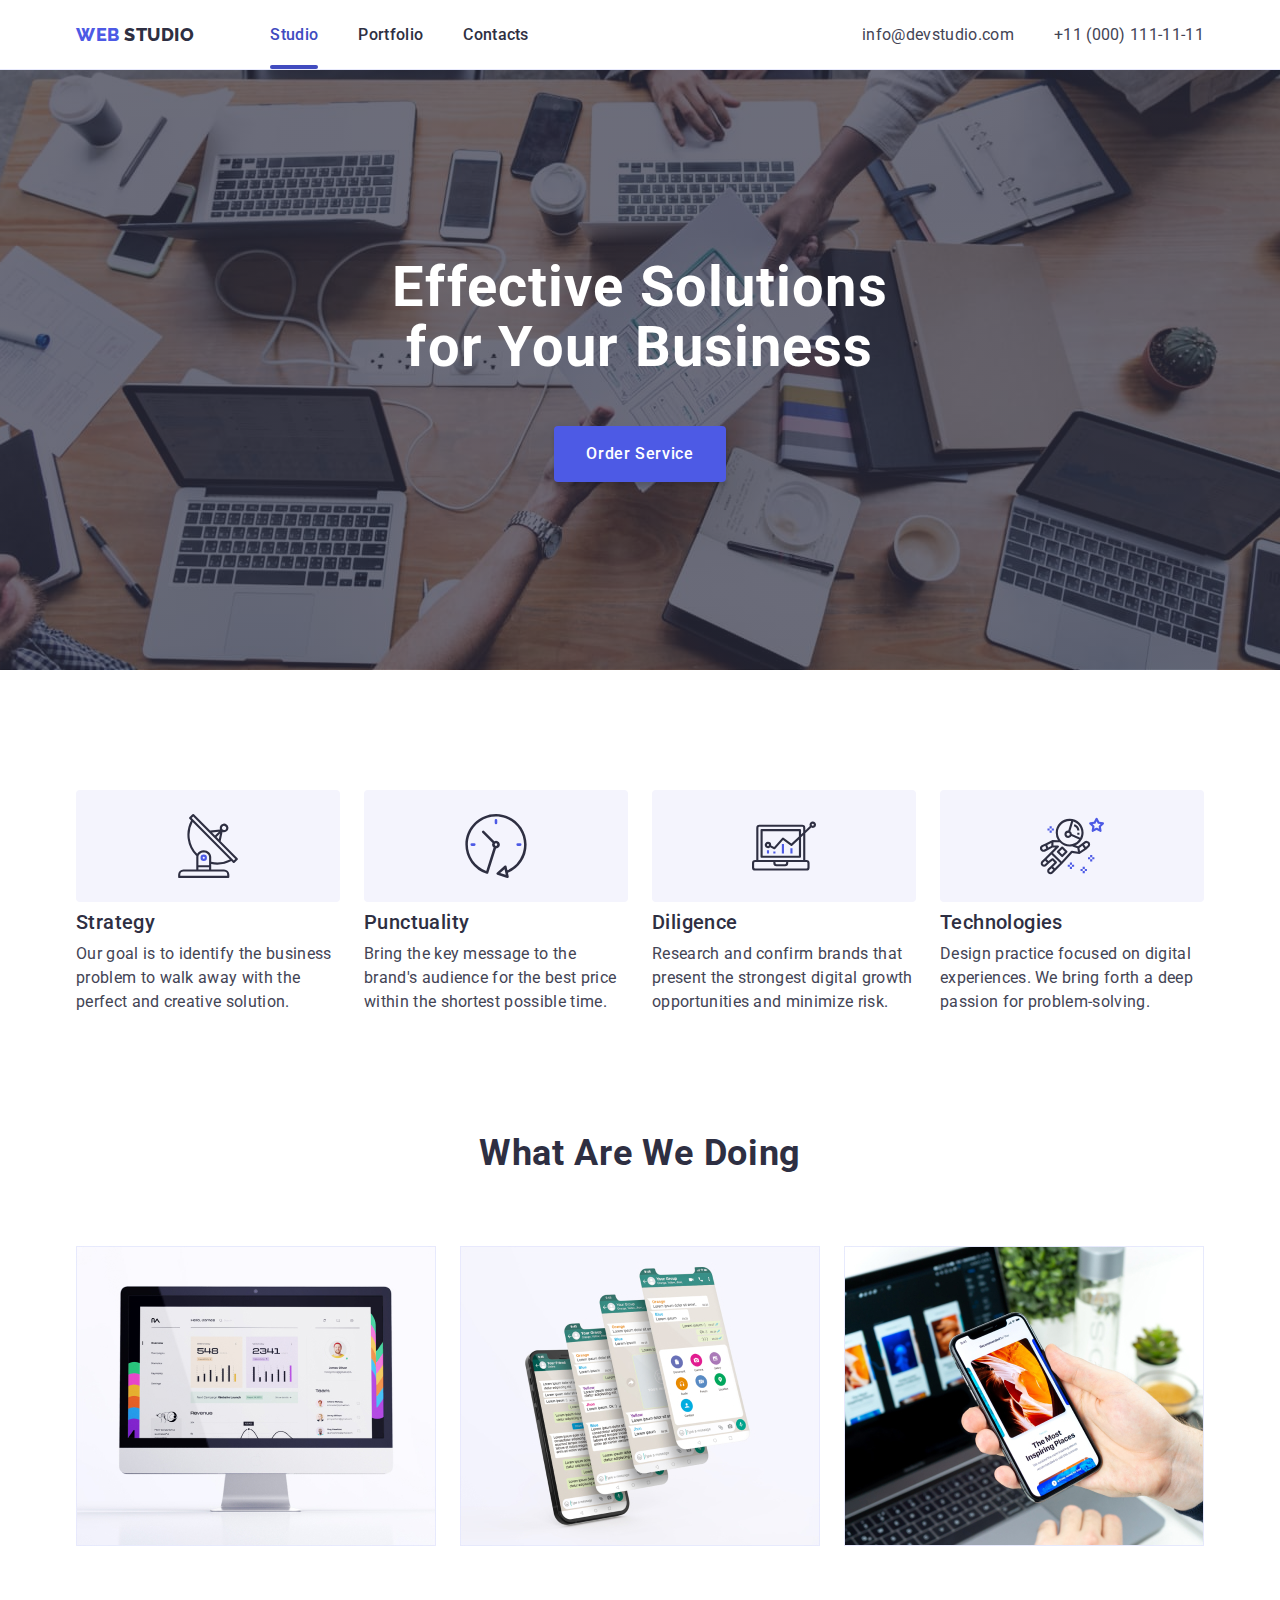
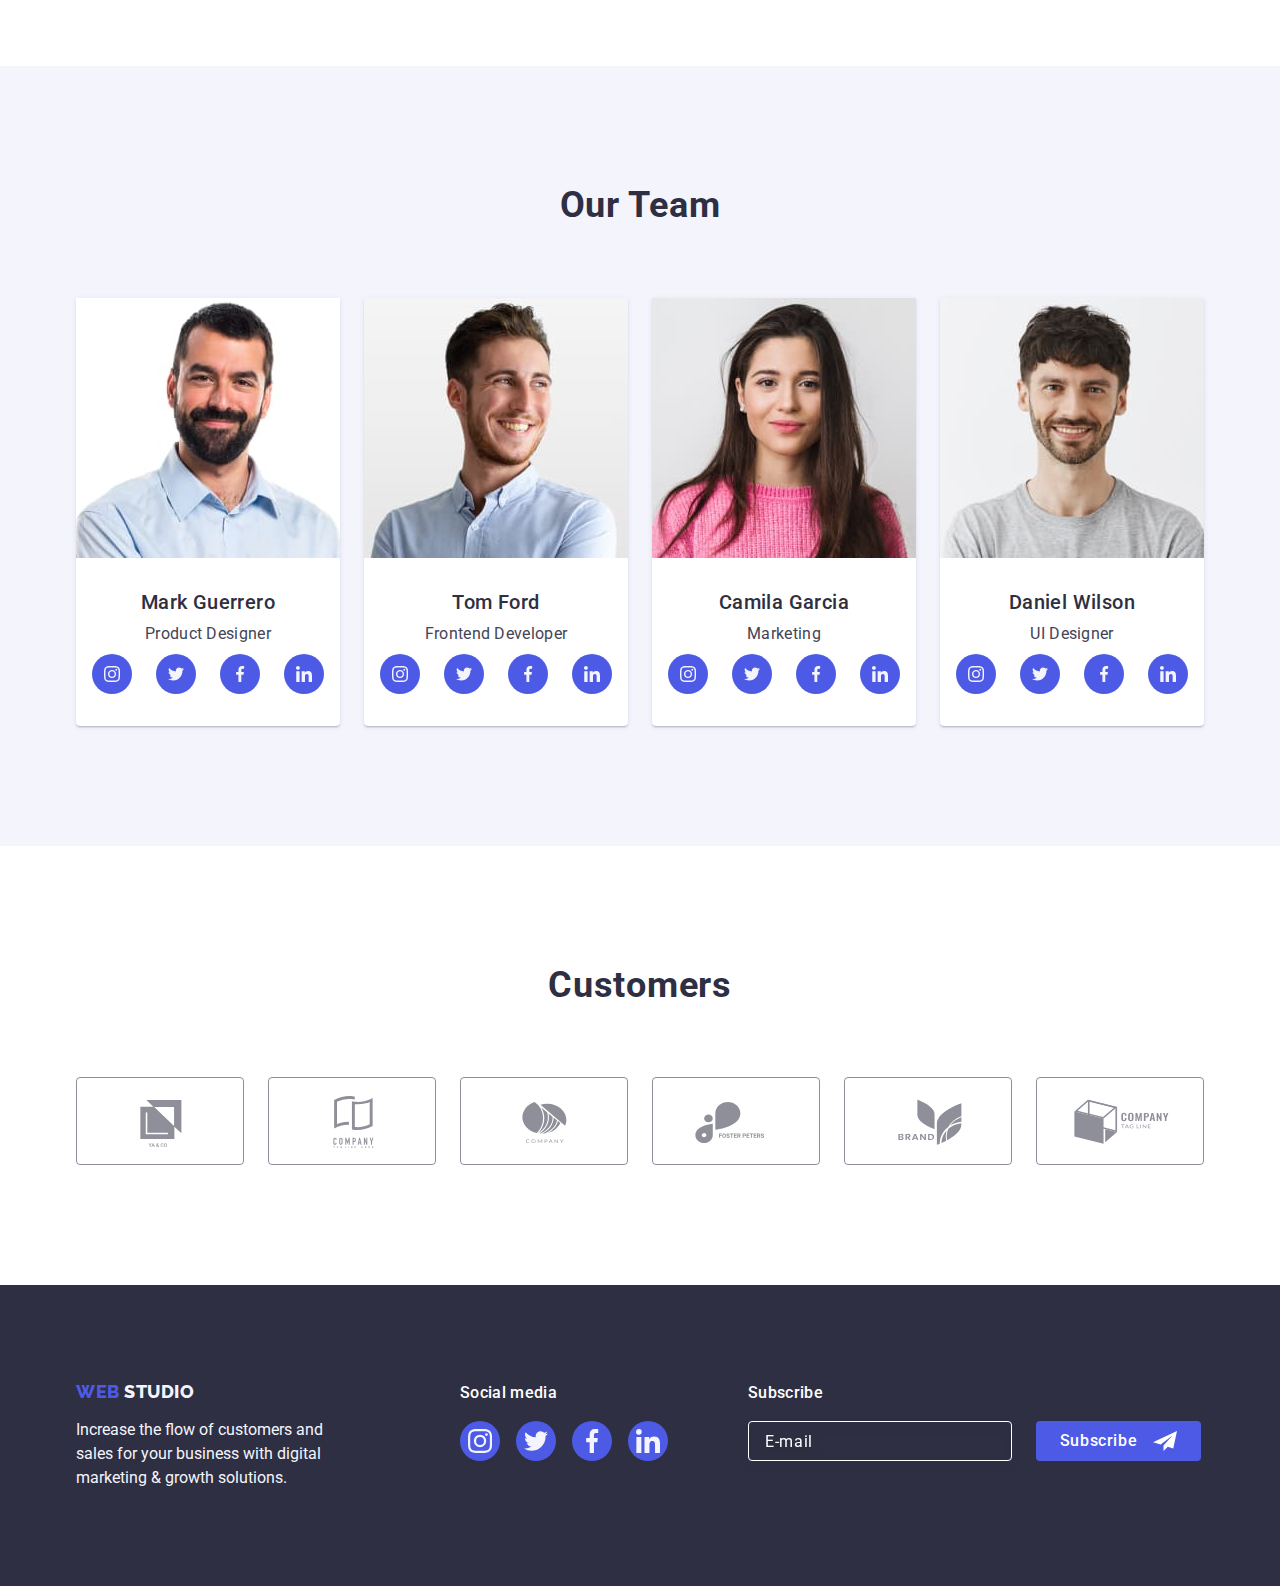
<file: index.html>
<!DOCTYPE html>
<html lang="en">

<head>
    <meta charset="UTF-8">
    <meta http-equiv="X-UA-Compatible" content="IE=edge">
    <meta name="viewport" content="width=device-width, initial-scale=1.0">
    <title>Studio</title>
    <link rel="preconnect" href="https://fonts.googleapis.com">
    <link rel="preconnect" href="https://fonts.gstatic.com" crossorigin>
    <link href="https://fonts.googleapis.com/css2?family=Raleway:wght@800&family=Roboto:wght@400;500;700&display=swap"
        rel="stylesheet">
    <link rel="stylesheet"
        href="https://cdnjs.cloudflare.com/ajax/libs/modern-normalize/1.1.0/modern-normalize.min.css">
    <link rel="stylesheet" href="./css/styles.css">
</head>

<body class="body">


    <!-- Header -->
    <header class="page-header">
        <div class="container header-container">
            <nav class="nav-logo">
                <a class="logo link" href="./index.html">Web
                    <span class="log">Studio</span>
                </a>

                <ul class="list list-menu">
                    <li class="list-menu-link">
                        <a class="menu link current" href="./index.html">Studio</a>
                    </li>
                    <li>
                        <a class="menu link" href="./portfolio.html">Portfolio</a>
                    </li>
                    <li>
                        <a class="menu link" href="">Contacts</a>
                    </li>
                </ul>
            </nav>

            <button type="button" class="mobile-menu-open js-open-menu" aria-expanded="false"
                aria-controls="mobile-menu">
                <svg class="mobile-menu-icon" width="32" height="22">
                    <use href="./images/icons.svg#icon-burger"></use>
                </svg>
            </button>

            <address class="address">
                <ul class="list numbers">
                    <li><a class="info link" href="mailto:info@devstudio.com">info@devstudio.com</a></li>
                    <li><a class="info link" href="tel:+110001111111">+11 (000) 111-11-11</a></li>
                </ul>
            </address>
        </div>
        <!-- =========Mobile menu=========== -->
        <div class="mobile-menu js-menu-container">
            <div class="container mobile-menu-container">
                <button class="mobile-menu-close-btn js-close-menu">
                    <svg class="mobile-menu-close-icon" width="8" height="8">
                        <use href="./images/icons.svg#icon-close-black-18dp-2-1"></use>
                    </svg>
                </button>

                <ul class="mobile-menu-list">
                    <li class="mobile-menu-navigation">
                        <a class="menu-link-mobile current-mobile" href="./index.html">Studio</a>

                    </li>
                    <li class="mobile-menu-navigation">
                        <a class="menu-link-mobile" href="./portfolio.html">Portfolio</a>
                    </li>
                    <li class="mobile-menu-navigation">
                        <a class="menu-link-mobile" href="">Contacts</a>
                    </li>
                </ul>
                <div>
                    <address class="mobile-address">
                        <ul class="mobile-menu-address">
                            <li class="mobile-number mobile-item">
                                <a class="mobile-menu-number color-contacts" href="tel:+110001111111">+11 (000)
                                    111-11-11</a>
                            </li>
                            <li class="mobile-mail mobile-item">
                                <a class="contacts-mobile-email color-contacts" href="mailto:info@devstudio.com">
                                    <h3>info@devstudio.com</h3>
                                </a>
                            </li>
                        </ul>
                    </address>
                    <div class="mobile-social-links">
                        <ul class="mobile-menu-social">
                            <li class="mobile-social-list">
                                <a class="mobile-social-list-icon" href="">
                                    <svg class="mobile-button-icon" width="24" height="24">
                                        <use href="./images/icons.svg#icon-instagram"></use>
                                    </svg>
                                </a>
                            </li>
                            <li class="mobile-social-list">
                                <a class="mobile-social-list-icon" href="">
                                    <svg class="mobile-button-icon" width="24" height="24">
                                        <use href="./images/icons.svg#icon-twitter"></use>
                                    </svg>
                                </a>
                            </li>
                            <li class="mobile-social-list">
                                <a class="mobile-social-list-icon" href="">
                                    <svg class="mobile-button-icon" width="24" height="24">
                                        <use href="./images/icons.svg#icon-facebook"></use>
                                    </svg>
                                </a>
                            </li>
                            <li class="mobile-social-list">
                                <a class="mobile-social-list-icon" href="">
                                    <svg class="mobile-button-icon" width="24" height="24">
                                        <use href="./images/icons.svg#icon-linkedin"></use>
                                    </svg>
                                </a>
                            </li>
                        </ul>
                    </div>
                </div>
            </div>
        </div>

    </header>

    <!-- Main -->
    <main class="main-content">

        <section class="one">
            <div class="container">
                <h1 class="hero">Effective Solutions <br> for Your Business</h1>
                <button class="button" type="button" data-modal-open>Order Service</button>
            </div>
        </section>

        <section class="two">
            <div class="container">
                <h2 class="hidden" hidden>features</h2>
                <ul class="list tech">
                    <li class="first-tech">
                        <div class="icon-background">
                            <svg class="icon-antenna" width="64" height="64">
                                <use href="./images/icons.svg#icon-antenna"></use>
                            </svg>
                        </div>
                        <h3 class="features point">Strategy</h3>
                        <p class="features-text">Our goal is to identify the business problem to walk away with the
                            perfect
                            and creative
                            solution.
                        </p>
                    </li>
                    <li class="first-tech">
                        <div class="icon-background">
                            <svg class="icon-antenna" width="64" height="64">
                                <use href="./images/icons.svg#icon-clock"></use>
                            </svg>
                        </div>
                        <h3 class="features point">Punctuality</h3>
                        <p class="features-text">Bring the key message to the brand's audience for the best price
                            within
                            the
                            shortest possible
                            time.
                        </p>
                    </li>
                    <li class="first-tech">
                        <div class="icon-background">
                            <svg class="icon-antenna" width="64" height="64">
                                <use href="./images/icons.svg#icon-diagram"></use>
                            </svg>
                        </div>
                        <h3 class="features point">Diligence</h3>
                        <p class="features-text">Research and confirm brands that present the strongest digital
                            growth
                            opportunities and minimize
                            risk.
                        </p>
                    </li>
                    <li class="first-tech">
                        <div class="icon-background">
                            <svg class="icon-antenna" width="64" height="64">
                                <use href="./images/icons.svg#icon-astronaut"></use>
                            </svg>
                        </div>
                        <h3 class="features point">Technologies</h3>
                        <p class="features-text">Design practice focused on digital experiences. We bring forth a
                            deep
                            passion for
                            problem-solving.
                        </p>
                    </li>
                </ul>
            </div>
        </section>

        <section class="three">
            <div class="container">
                <h2 class="work">What are we doing</h2>
                <ul class="list works">
                    <li class="examples">
                        <img srcset="./images/img1.jpg 1x, ./images/img1@2x.jpg 2x" src="./images/img1.jpg"
                            alt="Computer" width="360">
                    </li>
                    <li class="examples">
                        <img srcset="./images/img2.jpg 1x, ./images/img2@2x.jpg 2x" src="./images/img2.jpg" alt="Phone"
                            width="360">
                    </li>
                    <li class="examples">
                        <img srcset="./images/img3.jpg 1x, ./images/img3@2x.jpg 2x" src="./images/img3.jpg"
                            alt="Computer-Phone" width="360">
                    </li>
                </ul>
            </div>
        </section>

        <section class="four">
            <div class="container">
                <h2 class="team">Our Team</h2>
                <ul class="list workers">

                    <li class="image">
                        <img srcset="./images/mark1x.jpg 1x, ./images/mark@2x.jpg 2x" src="./images/mark1x.jpg"
                            alt="Photo" width="264" height="260">
                        <div class="name">
                            <h3 class="features names">Mark Guerrero</h3>
                            <p class="features-text position">Product Designer</p>
                            <ul class="social">
                                <li class="social-list">
                                    <a class="social-list-icon" href="">
                                        <svg class="button-icon" width="16" height="16">
                                            <use href="./images/icons.svg#icon-instagram"></use>
                                        </svg>
                                    </a>
                                </li>
                                <li class="social-list">
                                    <a class="social-list-icon" href="">
                                        <svg class="button-icon" width="16" height="16">
                                            <use href="./images/icons.svg#icon-twitter"></use>
                                        </svg>
                                    </a>
                                </li>
                                <li class="social-list">
                                    <a class="social-list-icon" href="">
                                        <svg class="button-icon" width="16" height="16">
                                            <use href="./images/icons.svg#icon-facebook"></use>
                                        </svg>
                                    </a>
                                </li>
                                <li class="social-list">
                                    <a class="social-list-icon" href="">
                                        <svg class="button-icon" width="16" height="16">
                                            <use href="./images/icons.svg#icon-linkedin"></use>
                                        </svg>
                                    </a>
                                </li>

                            </ul>
                        </div>
                    </li>

                    <li class="image">
                        <img srcset="./images/tom1x.jpg 1x, ./images/tom@2x.jpg 2x" src="./images/tom1x.jpg" alt="Photo"
                            width="264" height="260">
                        <div class="name">
                            <h3 class="features names">Tom Ford</h3>
                            <p class="features-text position">Frontend Developer</p>
                            <ul class="social">
                                <li class="social-list">
                                    <a class="social-list-icon" href="">
                                        <svg class="button-icon" width="16" height="16">
                                            <use href="./images/icons.svg#icon-instagram"></use>
                                        </svg>
                                    </a>
                                </li>
                                <li class="social-list">
                                    <a class="social-list-icon" href="">
                                        <svg class="button-icon" width="16" height="16">
                                            <use href="./images/icons.svg#icon-twitter"></use>
                                        </svg>
                                    </a>
                                </li>
                                <li class="social-list">
                                    <a class="social-list-icon" href="">
                                        <svg class="button-icon" width="16" height="16">
                                            <use href="./images/icons.svg#icon-facebook"></use>
                                        </svg>
                                    </a>
                                </li>
                                <li class="social-list">
                                    <a class="social-list-icon" href="">
                                        <svg class="button-icon" width="16" height="16">
                                            <use href="./images/icons.svg#icon-linkedin"></use>
                                        </svg>
                                    </a>
                                </li>

                            </ul>
                        </div>
                    </li>

                    <li class="image">
                        <img srcset="./images/camila1x.jpg 1x, ./images/camila@2x.jpg 2x" src="./images/camila1x.jpg"
                            alt="Photo" width="264" height="260">
                        <div class="name">
                            <h3 class="features names">Camila Garcia</h3>
                            <p class="features-text position">Marketing</p>
                            <ul class="social">
                                <li class="social-list">
                                    <a class="social-list-icon" href="">
                                        <svg class="button-icon" width="16" height="16">
                                            <use href="./images/icons.svg#icon-instagram"></use>
                                        </svg>
                                    </a>
                                </li>
                                <li class="social-list">
                                    <a class="social-list-icon" href="">
                                        <svg class="button-icon" width="16" height="16">
                                            <use href="./images/icons.svg#icon-twitter"></use>
                                        </svg>
                                    </a>
                                </li>
                                <li class="social-list">
                                    <a class="social-list-icon" href="">
                                        <svg class="button-icon" width="16" height="16">
                                            <use href="./images/icons.svg#icon-facebook"></use>
                                        </svg>
                                    </a>
                                </li>
                                <li class="social-list">
                                    <a class="social-list-icon" href="">
                                        <svg class="button-icon" width="16" height="16">
                                            <use href="./images/icons.svg#icon-linkedin"></use>
                                        </svg>
                                    </a>
                                </li>

                            </ul>
                        </div>
                    </li>

                    <li class="image">
                        <img srcset="./images/daniel1x.jpg 1x, ./images/daniel@2x.jpg 2x" src="./images/daniel1x.jpg"
                            alt="Photo" width="264" height="260">
                        <div class="name">
                            <h3 class="features names">Daniel Wilson</h3>
                            <p class="features-text position">UI Designer</p>
                            <ul class="social">
                                <li class="social-list">
                                    <a class="social-list-icon" href="">
                                        <svg class="button-icon" width="16" height="16">
                                            <use href="./images/icons.svg#icon-instagram"></use>
                                        </svg>
                                    </a>
                                </li>
                                <li class="social-list">
                                    <a class="social-list-icon" href="">
                                        <svg class="button-icon" width="16" height="16">
                                            <use href="./images/icons.svg#icon-twitter"></use>
                                        </svg>
                                    </a>
                                </li>
                                <li class="social-list">
                                    <a class="social-list-icon" href="">
                                        <svg class="button-icon" width="16" height="16">
                                            <use href="./images/icons.svg#icon-facebook"></use>
                                        </svg>
                                    </a>
                                </li>
                                <li class="social-list">
                                    <a class="social-list-icon" href="">
                                        <svg class="button-icon" width="16" height="16">
                                            <use href="./images/icons.svg#icon-linkedin"></use>
                                        </svg>
                                    </a>
                                </li>

                            </ul>
                        </div>
                    </li>
                </ul>
            </div>
        </section>

        <section class="five">
            <div class="container">
                <h2 class="customers">Customers</h2>
                <ul class="customers-list list">
                    <li class="customers-list-icon">
                        <a class="customers-icon" href="">
                            <svg class="customer" width="104" height="56">
                                <use href="./images/icons.svg#icon-customers1"></use>
                            </svg>
                        </a>
                    </li>
                    <li class="customers-list-icon">
                        <a class="customers-icon" href="">
                            <svg class="customer" width="104" height="56">
                                <use href="./images/icons.svg#icon-customers2"></use>
                            </svg>
                        </a>
                    </li>
                    <li class="customers-list-icon">
                        <a class="customers-icon" href="">
                            <svg class="customer" width="104" height="56">
                                <use href="./images/icons.svg#icon-customers3"></use>
                            </svg>
                        </a>
                    </li>
                    <li class="customers-list-icon">
                        <a class="customers-icon" href="">
                            <svg class="customer" width="104" height="56">
                                <use href="./images/icons.svg#icon-customers4"></use>
                            </svg>
                        </a>
                    </li>
                    <li class="customers-list-icon">
                        <a class="customers-icon" href="">
                            <svg class="customer" width="104" height="56">
                                <use href="./images/icons.svg#icon-customers5"></use>
                            </svg>
                        </a>
                    </li>
                    <li class="customers-list-icon">
                        <a class="customers-icon" href="">
                            <svg class="customer" width="104" height="56">
                                <use href="./images/icons.svg#icon-customers6"></use>
                            </svg>
                        </a>
                    </li>
                </ul>
            </div>
        </section>
    </main>

    <!-- Footer -->

    <footer class="dawn">

        <div class="container footer">
            <div class="dawn-logo">
                <a class="footer-logo link" href="./index.html">Web
                    <span class="logos">Studio</span>
                </a>
                <p class="solution">Increase the flow of customers and sales for your business with digital
                    marketing &
                    growth solutions.</p>
            </div>

            <div class="social-media-area">
                <p class="media">Social media</p>
                <ul class="media-list list">
                    <li class="media-list-text">
                        <a class="social-media" href="">
                            <svg class="social-media-icon" width="24" height="24">
                                <use href="./images/icons.svg#icon-instagram"></use>
                            </svg>
                        </a>
                    </li>
                    <li class="media-list-text">
                        <a class="social-media" href="">
                            <svg class="social-media-icon" width="24" height="24">
                                <use href="./images/icons.svg#icon-twitter"></use>
                            </svg>
                        </a>
                    </li>
                    <li class="media-list-text">
                        <a class="social-media" href="">
                            <svg class="social-media-icon" width="24" height="24">
                                <use href="./images/icons.svg#icon-facebook"></use>
                            </svg>
                        </a>
                    </li>
                    <li class="media-list-text">
                        <a class="social-media" href="">
                            <svg class="social-media-icon" width="24" height="24">
                                <use href="./images/icons.svg#icon-linkedin"></use>
                            </svg>
                        </a>
                    </li>
                </ul>
            </div>

            <div class="subscribe-area">
                <p class="subscribe">Subscribe</p>
                <form class="subscribe-form">
                    <label class="subscribe-email">
                        <input type="email" name="user-email" class="subscribe-email-area" placeholder="E-mail">
                    </label>

                    <button type="submit" class="subscribe-submit">Subscribe
                        <svg class="subscribe-icon" width="24" height="24">
                            <use href="./images/icons.svg#icon-Frame-3"></use>
                        </svg>
                    </button>
                </form>
            </div>
        </div>


    </footer>

    <div class="modal is-hidden" data-modal>
        <div class="modal-window">
            <button class="modal-window-close" type="button" data-modal-close>
                <svg class="modal-icon" width="8" height="8">
                    <use href="./images/icons.svg#icon-close-black-18dp-2-1"></use>
                </svg>
            </button>

            <p class="contacts-back">Leave your contacts and we will call you back</p>

            <form class="modal-form">

                <div class="name-form">
                    <label class="modal-form-field" for="user-name">Name</label>
                    <div class="modal-form-input-wrapper">
                        <input id="user-name" type="text" name="user-name" class="modal-form-input" required
                            pattern="[a-zA-Z]+" minlength="5">
                        <svg class="modal-form-input-icon" width="18" height="24">
                            <use href="./images/icons.svg#icon-person-black"></use>
                        </svg>
                    </div>
                </div>

                <div class="name-form">
                    <label class="modal-form-field" for="user-phone">Phone</label>
                    <div class="modal-form-input-wrapper">
                        <input id="user-phone" type="text" name="user-name" class="modal-form-input" required
                            pattern="[0-9]{3}-[0-9]{3}-[0-9]{2}-[0-9]{2}" title="xxx-xxx-xx-xx">
                        <svg class="modal-form-input-icon" width="18" height="24">
                            <use href="./images/icons.svg#icon-phone-black"></use>
                        </svg>
                    </div>
                </div>

                <div class="name-form">
                    <label class="modal-form-field" for="user-email">Email</label>
                    <div class="modal-form-input-wrapper">
                        <input id="user-email" type="text" name="user-name" class="modal-form-input" required
                            title="example@example.com">
                        <svg class="modal-form-input-icon" width="18" height="24">
                            <use href="./images/icons.svg#icon-email-black"></use>
                        </svg>
                    </div>
                </div>

                <div class="modal-form-text">
                    <label class="modal-form-field" for="user-comment">Comment</label>
                    <textarea id="user-comment" name="user-comment" class="modal-form-massage"
                        placeholder="Text input"></textarea>
                </div>

                <div class="checkbox">
                    <input id="user-privacy" type="checkbox" value="true" name="user-privacy"
                        class="modal-form-check visually-hidden">
                    <label for="user-privacy" class="modal-form-check-description">
                        <span class="checkbox-icon">
                            <svg class="modal-form-check-icon" width="10" height="8">
                                <use href="./images/icons.svg#icon-checkbox"></use>
                            </svg>
                        </span>
                        I accept the terms and conditions of the
                        <a class="privacy-policy" href="">Privacy Policy</a>
                    </label>
                </div>

                <button type="submit" class="modal-submit">Send</button>

            </form>
        </div>
    </div>


    <script src="./js/mobile-menu.js"></script>
    <script src="./js/modal.js"></script>
</body>

</html>
</file>
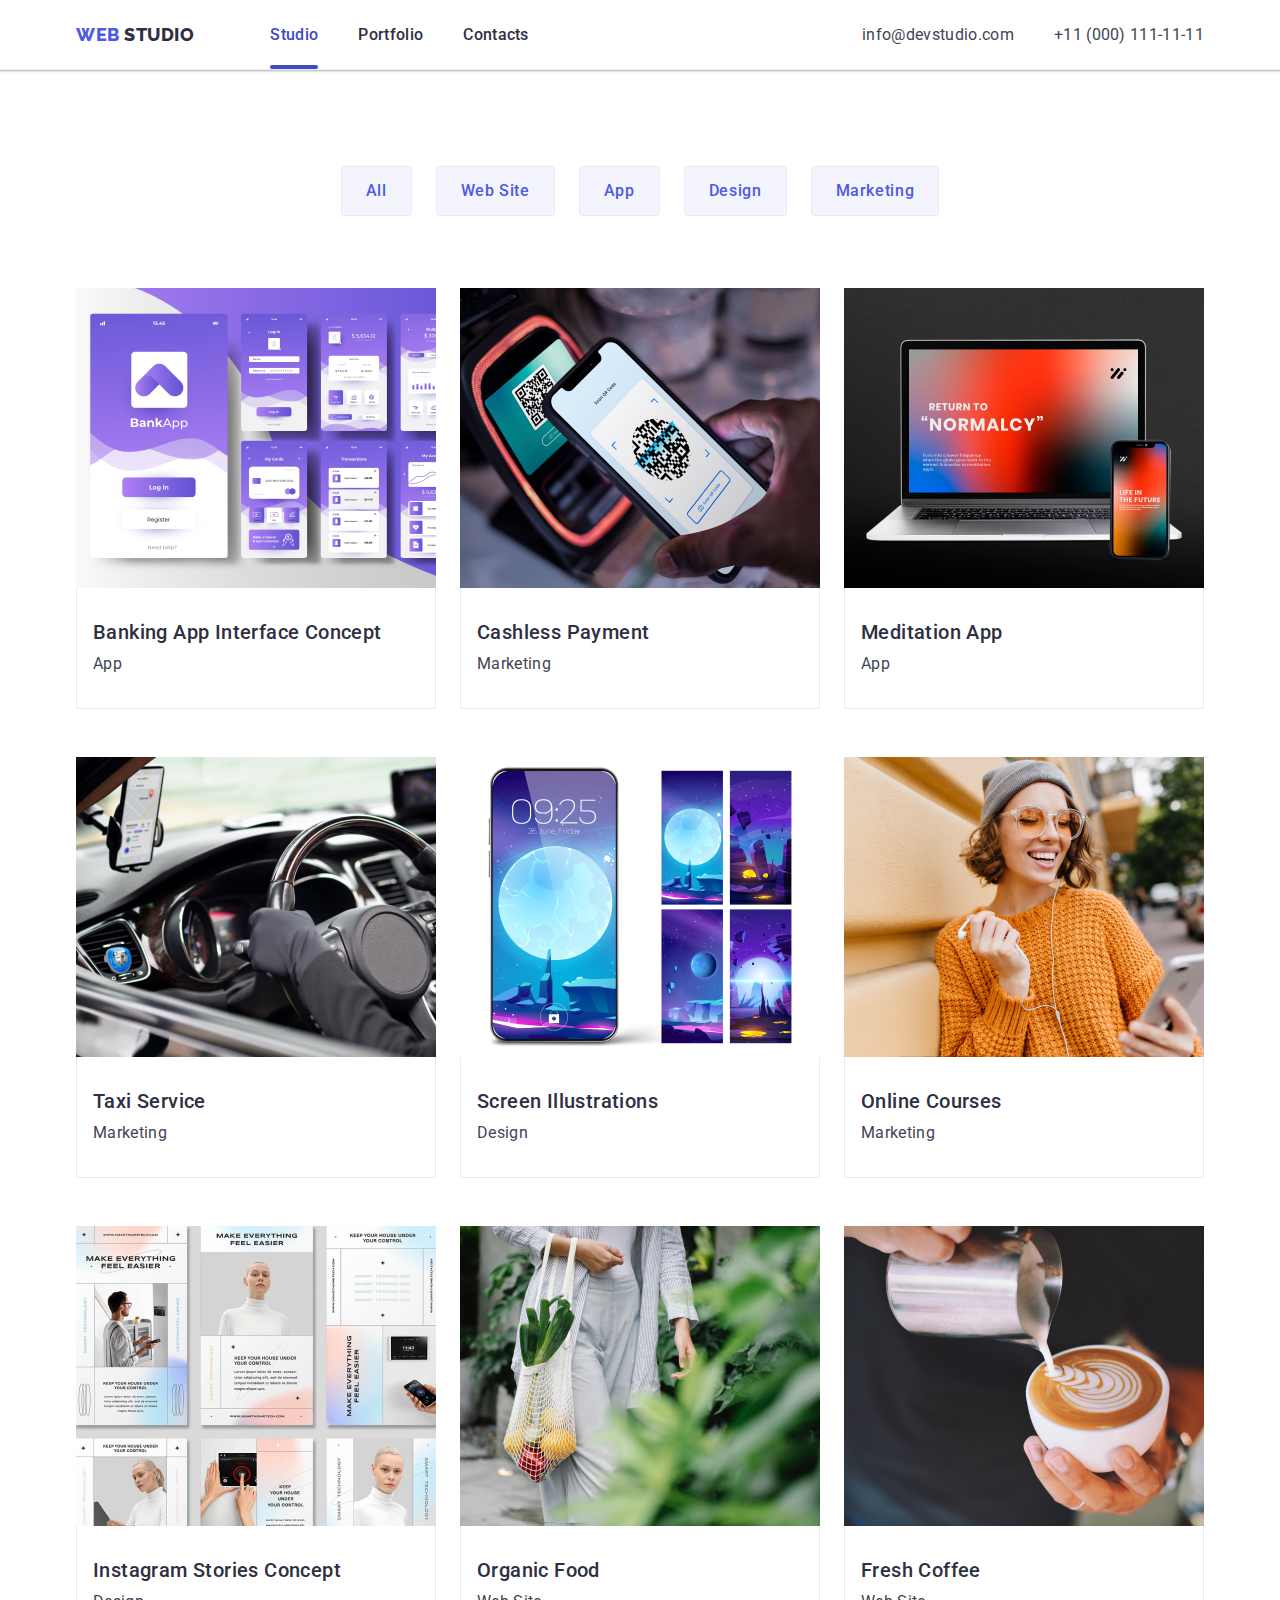
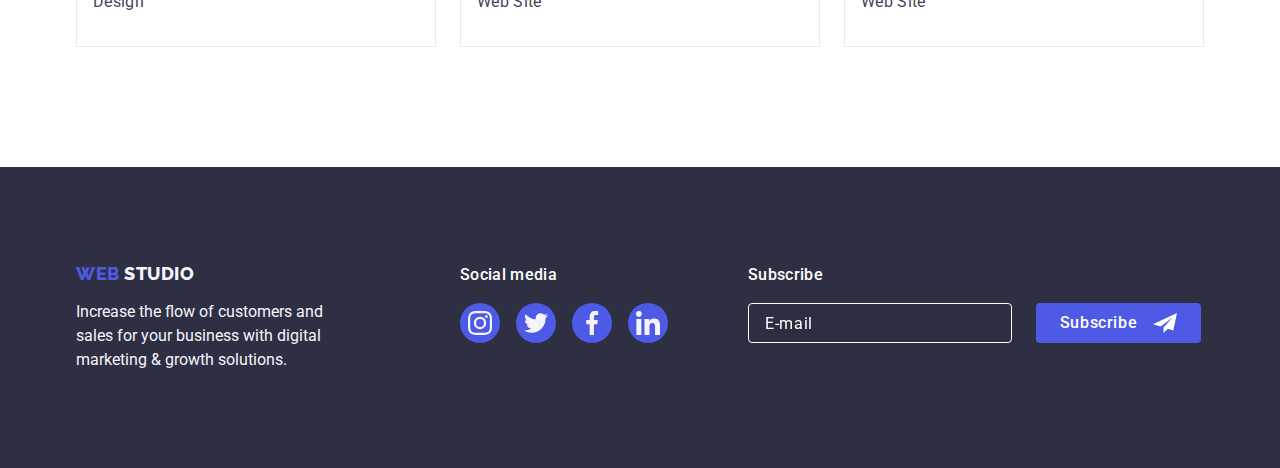
<file: portfolio.html>
<!DOCTYPE html>
<html lang="en">

<head>
    <meta charset="UTF-8">
    <meta http-equiv="X-UA-Compatible" content="IE=edge">
    <meta name="viewport" content="width=device-width, initial-scale=1.0">
    <title>Portfolio</title>
    <link rel="preconnect" href="https://fonts.googleapis.com">
    <link rel="preconnect" href="https://fonts.gstatic.com" crossorigin>
    <link href="https://fonts.googleapis.com/css2?family=Raleway:wght@800&family=Roboto:wght@400;500;700&display=swap"
        rel="stylesheet">
    <link rel="stylesheet"
        href="https://cdnjs.cloudflare.com/ajax/libs/modern-normalize/1.1.0/modern-normalize.min.css">
    <link rel="stylesheet" href="./css/styles.css">
</head>

<body style="font-family: 'Roboto', sans-serif" class="body">


    <!-- Header -->

    <header class="page-header">
        <div class="container header-container">
            <nav class="nav-logo">
                <a class="logo link" href="./index.html">Web
                    <span class="log">Studio</span>
                </a>

                <ul class="list list-menu">
                    <li class="list-menu-link">
                        <a class="menu link current" href="./index.html">Studio</a>
                    </li>
                    <li>
                        <a class="menu link" href="./portfolio.html">Portfolio</a>
                    </li>
                    <li>
                        <a class="menu link" href="">Contacts</a>
                    </li>
                </ul>
            </nav>

            <button type="button" class="mobile-menu-open js-open-menu" aria-expanded="false"
                aria-controls="mobile-menu">
                <svg class="mobile-menu-icon" width="32" height="22">
                    <use href="./images/icons.svg#icon-burger"></use>
                </svg>
            </button>

            <address class="address">
                <ul class="list numbers">
                    <li><a class="info link" href="mailto:info@devstudio.com">info@devstudio.com</a></li>
                    <li><a class="info link" href="tel:+110001111111">+11 (000) 111-11-11</a></li>
                </ul>
            </address>
        </div>

        <div class="mobile-menu js-menu-container">
            <div class="container mobile-menu-container">
                <button class="mobile-menu-close-btn js-close-menu">
                    <svg class="mobile-menu-close-icon" width="8" height="8">
                        <use href="./images/icons.svg#icon-close-black-18dp-2-1"></use>
                    </svg>
                </button>

                <ul class="mobile-menu-list">
                    <li class="mobile-menu-navigation">
                        <a href="./index.html">Studio</a>

                    </li>
                    <li class="mobile-menu-navigation">
                        <a class="menu-link-mobile current-mobile" href="./portfolio.html">Portfolio</a>
                    </li>
                    <li class="mobile-menu-navigation">
                        <a href="">Contacts</a>
                    </li>
                </ul>
                <address class="mobile-address">
                    <ul class="mobile-menu-address">
                        <li class="mobile-number mobile-item">
                            <a href="tel:+110001111111">+11 (000) 111-11-11</a>
                        </li>
                        <li class="mobile-mail mobile-item">
                            <a href="mailto:info@devstudio.com">
                                <h3>info@devstudio.com</h3>
                            </a>
                        </li>
                    </ul>
                </address>
                <div class="mobile-social-links">
                    <ul class="mobile-menu-social">
                        <li class="mobile-social-list">
                            <a class="mobile-social-list-icon" href="">
                                <svg class="mobile-button-icon" width="24" height="24">
                                    <use href="./images/icons.svg#icon-instagram"></use>
                                </svg>
                            </a>
                        </li>
                        <li class="mobile-social-list">
                            <a class="mobile-social-list-icon" href="">
                                <svg class="mobile-button-icon" width="24" height="24">
                                    <use href="./images/icons.svg#icon-twitter"></use>
                                </svg>
                            </a>
                        </li>
                        <li class="mobile-social-list">
                            <a class="mobile-social-list-icon" href="">
                                <svg class="mobile-button-icon" width="24" height="24">
                                    <use href="./images/icons.svg#icon-facebook"></use>
                                </svg>
                            </a>
                        </li>
                        <li class="mobile-social-list">
                            <a class="mobile-social-list-icon" href="">
                                <svg class="mobile-button-icon" width="24" height="24">
                                    <use href="./images/icons.svg#icon-linkedin"></use>
                                </svg>
                            </a>
                        </li>
                    </ul>
                </div>
            </div>
        </div>

    </header>


    <!-- Main content -->

    <main>

        <!-- Section 1 -->
        <section class="tack">
            <div class="container">
                <h1 hidden>Section1</h1>
                <ul class="list tacks">
                    <li>
                        <button class="buttons" type="button">All</button>
                    </li>
                    <li>
                        <button class="buttons" type="button">Web Site</button>
                    </li>
                    <li>
                        <button class="buttons" type="button">App</button>
                    </li>
                    <li>
                        <button class="buttons" type="button">Design</button>
                    </li>
                    <li>
                        <button class="buttons" type="button">Marketing</button>
                    </li>
                </ul>


                <!-- Section2 -->

                <ul class="list opportunity">

                    <li class="aplication">
                        <a class="link image-link" href="">
                            <div class="paint">
                                <img src="./images/banking.jpg" alt="banking" width="360">
                                <p class="paint-text">
                                    14 Stylish and User-Friendly App Design Concepts · Task Manager App · Calorie
                                    Tracker App · Exotic Fruit Ecommerce App ·
                                    Cloud Storage App
                                </p>
                            </div>
                            <div class="numeric">
                                <h2 class="list-text">Banking App Interface Concept</h2>
                                <p class="features-text">App</p>
                            </div>
                        </a>
                    </li>


                    <li class="aplication">
                        <a class="link image-link" href="">
                            <div class="paint">
                                <img src="./images/payments.jpg" alt="payment" width="360">
                                <p class="paint-text">
                                    14 Stylish and User-Friendly App Design Concepts · Task Manager App · Calorie
                                    Tracker App · Exotic Fruit Ecommerce App · Cloud Storage App
                                </p>
                            </div>
                            <div class="numeric">
                                <h2 class="list-text">Cashless Payment</h2>
                                <p class="features-text">Marketing</p>
                            </div>
                        </a>
                    </li>


                    <li class="aplication">
                        <a class="link image-link" href="">
                            <div class="paint">
                                <img src="./images/meditation.jpg" alt="mac-phone" width="360">
                                <p class="paint-text">
                                    14 Stylish and User-Friendly App Design Concepts · Task Manager App · Calorie
                                    Tracker App · Exotic Fruit Ecommerce App · Cloud Storage App
                                </p>
                            </div>
                            <div class="numeric">
                                <h2 class="list-text">Meditation App</h2>
                                <p class="features-text">App</p>
                            </div>
                        </a>
                    </li>


                    <li class="aplication">
                        <a class="link image-link" href="">
                            <div class="paint">
                                <img src="./images/taxi.jpg" alt="taxi" width="360">
                                <p class="paint-text">
                                    14 Stylish and User-Friendly App Design Concepts · Task Manager App · Calorie
                                    Tracker App · Exotic Fruit Ecommerce App · Cloud Storage App
                                </p>
                            </div>
                            <div class="numeric">
                                <h2 class="list-text">Taxi Service</h2>
                                <p class="features-text">Marketing</p>
                            </div>
                        </a>
                    </li>


                    <li class="aplication">
                        <a class="link image-link" href="">
                            <div class="paint">
                                <img src="./images/screen.jpg" alt="screen-illustrations" width="360">
                                <p class="paint-text">
                                    14 Stylish and User-Friendly App Design Concepts · Task Manager App · Calorie
                                    Tracker App · Exotic Fruit Ecommerce App · Cloud Storage App
                                </p>
                            </div>
                            <div class="numeric">
                                <h2 class="list-text">Screen Illustrations</h2>
                                <p class="features-text">Design</p>
                            </div>
                        </a>
                    </li>


                    <li class="aplication">
                        <a class="link image-link" href="">
                            <div class="paint">
                                <img src="./images/online.jpg" alt="online" width="360">
                                <p class="paint-text">
                                    14 Stylish and User-Friendly App Design Concepts · Task Manager App · Calorie
                                    Tracker App · Exotic Fruit Ecommerce App · Cloud Storage App
                                </p>
                            </div>
                            <div class="numeric">
                                <h2 class="list-text">Online Courses</h2>
                                <p class="features-text">Marketing</p>
                            </div>
                        </a>
                    </li>


                    <li class="aplication">
                        <a class="link image-link" href="">
                            <div class="paint">
                                <img src="./images/instagram.jpg" alt="instagram" width="360">
                                <p class="paint-text">
                                    14 Stylish and User-Friendly App Design Concepts · Task Manager App · Calorie
                                    Tracker App · Exotic Fruit Ecommerce App · Cloud Storage App
                                </p>
                            </div>
                            <div class="numeric">
                                <h2 class="list-text">Instagram Stories Concept</h2>
                                <p class="features-text">Design</p>
                            </div>
                        </a>
                    </li>


                    <li class="aplication">
                        <a class="link image-link" href="">
                            <div class="paint">
                                <img src="./images/organic.jpg" alt="food" width="360">
                                <p class="paint-text">
                                    14 Stylish and User-Friendly App Design Concepts · Task Manager App · Calorie
                                    Tracker App · Exotic Fruit Ecommerce App · Cloud Storage App
                                </p>
                            </div>
                            <div class="numeric">
                                <h2 class="list-text">Organic Food</h2>
                                <p class="features-text">Web Site</p>
                            </div>
                        </a>
                    </li>


                    <li class="aplication">
                        <a class="link image-link" href="">
                            <div class="paint">
                                <img src="./images/coffee.jpg" alt="coffee" width="360">
                                <p class="paint-text">
                                    14 Stylish and User-Friendly App Design Concepts · Task Manager App · Calorie
                                    Tracker App · Exotic Fruit Ecommerce App · Cloud Storage App
                                </p>
                            </div>
                            <div class="numeric">
                                <h2 class="list-text">Fresh Coffee</h2>
                                <p class="features-text">Web Site</p>
                            </div>
                        </a>
                    </li>

                </ul>
            </div>
        </section>
    </main>


    <!-- Footer -->

    <footer class="dawn">
        <div class="container footer">
            <div class="dawn-logo">
                <a class="footer-logo link" href="./index.html">Web
                    <span class="logos">Studio</span>
                </a>
                <p class="solution">Increase the flow of customers and sales for your business with digital
                    marketing &
                    growth solutions.</p>
            </div>

            <div class="social-media-area">
                <p class="media">Social media</p>
                <ul class="media-list">
                    <li class="media-list-text">
                        <a class="social-media" href="">
                            <svg class="social-media-icon" width="24" height="24">
                                <use href="./images/icons.svg#icon-instagram"></use>
                            </svg>
                        </a>
                    </li>
                    <li class="media-list-text">
                        <a class="social-media" href="">
                            <svg class="social-media-icon" width="24" height="24">
                                <use href="./images/icons.svg#icon-twitter"></use>
                            </svg>
                        </a>
                    </li>
                    <li class="media-list-text">
                        <a class="social-media" href="">
                            <svg class="social-media-icon" width="24" height="24">
                                <use href="./images/icons.svg#icon-facebook"></use>
                            </svg>
                        </a>
                    </li>
                    <li class="media-list-text">
                        <a class="social-media" href="">
                            <svg class="social-media-icon" width="24" height="24">
                                <use href="./images/icons.svg#icon-linkedin"></use>
                            </svg>
                        </a>
                    </li>
                </ul>
            </div>

            <div class="subscribe-area">
                <p class="subscribe">Subscribe</p>
                <form class="subscribe-form">
                    <label class="subscribe-email">
                        <input type="email" name="user-email" class="subscribe-email-area" placeholder="E-mail">
                    </label>

                    <button type="submit" class="subscribe-submit">Subscribe
                        <svg class="subscribe-icon" width="24" height="24">
                            <use href="./images/icons.svg#icon-Frame-3"></use>
                        </svg>
                    </button>
                </form>
            </div>
        </div>
    </footer>


    <script src="./js/mobile-menu.js"></script>
</body>

</html>
</file>
<file: css/styles.css>
/* main color #2E2F42 */
/* logo and button colour #4D5AE5 */
/* background color hero #2E2F42 */
/* text colour hero #ffffff */
/* <p> colour #434455 */
:root {
  --main-text-color: #2e2f42;
  --logo-button-color: #4d5ae5;
  --background-hero-color: #2e2f42;
  --paragraph-color: #434455;
}

img {
  display: block;
}

/* .container {
  width: 1158px;
  margin: 0 auto;
  padding-left: 15px;
  padding-right: 15px;
} */

ul {
  margin: 0;
  padding: 0;
}

a {
  text-decoration: none;
}

li {
  list-style: none;
}

h1,
h2,
h3,
p {
  margin: 0;
}
.list {
  list-style: none;
}

/*=================== Body ==================*/

.body {
  font-family: "Roboto", sans-serif;
  color: #434455;
  background-color: #ffffff;
}

/*===================== Header ========================*/

.page-header {
  border-bottom: 1px solid #e7e9fc;
  box-shadow: 0px 2px 1px rgba(46, 47, 66, 0.08),
    0px 1px 1px rgba(46, 47, 66, 0.16), 0px 1px 6px rgba(46, 47, 66, 0.08);
}
.header-container {
  display: flex;
}

/* ==============LOGO=============== */

.logo {
  font-family: "Raleway", sans-serif;
  font-weight: 800;
  font-size: 18px;
  line-height: 1.17;
  letter-spacing: 0.03em;
  text-transform: uppercase;
  color: var(--logo-button-color);
  text-decoration: none;
  margin-right: 76px;
  padding: 24px 0;
}

.log {
  color: var(--main-text-color);
}

/*===================== Header + Navigation ======================*/

.container {
  padding-left: 15px;
  padding-right: 15px;
  margin-left: auto;
  margin-right: auto;
}
@media screen and (min-width: 320px) {
  .nav-logo {
    display: flex;
    align-items: center;
  }

  .list-menu {
    align-items: center;
    gap: 40px;
    display: flex;
  }

  .menu {
    padding-top: 24px;
    padding-bottom: 24px;
    font-weight: 500;
    line-height: 1.5;
    letter-spacing: 0.02em;
    color: var(--main-text-color);
    position: relative;
    transition: color 250ms cubic-bezier(0.4, 0, 0.2, 1);
  }

  .list-menu-link {
    position: relative;
  }
  .current {
    color: #404bbf;
  }

  .current::after {
    content: "";

    position: absolute;
    display: block;
    left: 0;
    bottom: -1px;
    width: 100%;
    height: 4px;
    background-color: #404bbf;
    border-radius: 2px;
    transition: opacity 250ms cubic-bezier(0.4, 0, 0.2, 1);
  }

  .menu:hover::after,
  .menu:focus::after {
    opacity: 1;
  }

  .numbers {
    width: 100%;
    display: flex;
    flex-direction: column;
    gap: 0;
  }

  .address {
    font-style: normal;
  }

  .info {
    size: 12px;
    line-height: 1.5;
    letter-spacing: 0.02em;
    color: #434455;
    transition: color 250ms cubic-bezier(0.4, 0, 0.2, 1);
  }

  .list .link:hover,
  .list .link:focus {
    color: #404bbf;
  }
}
@media screen and (max-width: 767px) {
  .container {
    max-width: 428px;
  }

  .mobile-social-links {
    max-width: 328px;
  }

  .nav-logo .list-menu {
    display: none;
  }

  .container .address {
    display: none;
  }
  .nav-logo .list-menu {
    display: none;
  }

  .container .address {
    display: none;
  }
}

@media screen and (min-width: 768px) and (max-width: 1157px) {
  .container {
    max-width: 768px;
  }
}

@media screen and (min-width: 1158px) {
  .container {
    max-width: 1158px;
  }
  .info.link {
    size: 16px;
  }
}

/* ========================Mobile Munu===================== */

@media screen and (max-width: 767px) {
  .header-container {
    align-items: center;
    justify-content: space-between;
  }

  .modal-window {
    width: 392px;
  }

  .mobile-menu-open {
    background-color: transparent;
    border: none;
    padding: 0;
    line-height: 0;
  }

  .mobile-menu {
    position: fixed;
    width: 100%;
    height: 100%;
    max-height: 796px;
    top: 0;
    left: 0;
    z-index: 1000;
    background-color: #ffffff;
    box-shadow: 0 0 0 100vmax rgba(0, 0, 0, 0.5);

    opacity: 0;
    visibility: hidden;
    pointer-events: none;
    transition: 500ms linear, visibility 500ms linear;
  }

  .mobile-menu.is-open {
    opacity: 1;
    visibility: visible;
    pointer-events: auto;
  }

  .mobile-menu-container {
    /* display: flex;
    flex-direction: column;
    justify-content: space-between;
    position: relative;
    padding-left: 40px;
    padding-top: 80px;
    padding-bottom: 40px; */
    position: relative;
    height: inherit;
    display: flex;
    flex-direction: column;
    justify-content: space-between;
    padding: 80px 0 40px 40px;
  }

  .mobile-menu-close-btn {
    position: absolute;
    top: 24px;
    right: 24px;
    width: 24px;
    height: 24px;
    border-radius: 50%;
    display: flex;
    align-items: center;
    justify-content: center;
    background-color: #e7e9fc;
    border: 1px solid rgba(0, 0, 0, 0.1);
    padding: 0;
  }

  .mobile-menu-navigation {
    margin-bottom: 40px;
    font-weight: 700;
    font-size: 36px;
    line-height: 1.11;
    letter-spacing: 0.02em;
    text-transform: capitalize;
  }
  .menu-link-mobile {
    color: var(--main-text-color);
  }
  .current-mobile {
    color: #404bbf;
  }

  .mobile-address {
    font-style: normal;
  }

  .mobile-menu-address {
    display: block;
  }

  .mobile-item {
    margin-bottom: 40px;
  }

  .mobile-menu-number {
    font-weight: 700;
    font-size: 36px;
    line-height: 1.11;
    letter-spacing: 0.02em;
    text-transform: capitalize;
    color: var(--logo-button-color);
  }

  .contacts-mobile-email {
    font-weight: 500;
    font-size: 20px;
    line-height: 1.2;
    letter-spacing: 0.02em;
    color: #434455;
  }

  .mobile-menu-social {
    display: flex;
    gap: 56px;
    padding-left: 0;
  }

  .mobile-social-list {
    width: 40px;
    height: 40px;
    list-style: none;
  }

  .mobile-social-list-icon {
    width: 100%;
    height: 100%;
    background-color: #4d5ae5;
    border-radius: 50%;
    display: flex;
    align-items: center;
    justify-content: center;
    transition: background-color 250ms cubic-bezier(0.4, 0, 0.2, 1);
  }

  .mobile-button-icon {
    fill: #f4f4fd;
  }
}

@media screen and (min-width: 768px) {
  .mobile-menu {
    display: none;
  }
  .mobile-menu-open {
    display: none;
  }

  .header-container {
    display: flex;
    align-items: center;
    justify-content: space-between;
  }
}

@media screen and (min-width: 1158px) {
  .list-menu {
    display: flex;
  }

  .numbers {
    align-items: center;
    flex-direction: row;
    gap: 40px;
  }
}

/*============================= Main Content ==========================*/

/*================ Section 1 =================*/
.one {
  margin: 0 auto;
  background-repeat: no-repeat;
  background-position: center;
  background-size: cover;
}

@media screen and (max-width: 767px) {
  .one {
    background-color: var(--background-hero-color);
    padding: 112px 0;
    max-width: 428px;
    margin-left: auto;
    margin-right: auto;
    background-image: linear-gradient(
      rgba(46, 47, 66, 0.7),
      rgba(46, 47, 66, 0.7)
    );
    background-repeat: no-repeat;
    background-position: center;
    background-size: cover;
  }
}

.hero {
  font-weight: 700;
  font-size: 56px;
  line-height: 1.07;
  text-align: center;
  letter-spacing: 0.02em;
  max-width: 496px;
  margin-left: auto;
  margin-right: auto;
  color: #ffffff;
}
.button {
  background-color: var(--logo-button-color);
  box-shadow: 0px 4px 4px rgba(0, 0, 0, 0.15);
  padding: 16px 32px;
  font-family: "Roboto", sans-serif;
  font-weight: 500;
  font-size: 16px;
  line-height: 1.5;
  letter-spacing: 0.04em;
  color: #ffffff;
  display: block;
  min-width: 169px;
  height: 56px;
  border: none;
  border-radius: 4px;
  cursor: pointer;
  margin: auto;
  transition: background-color 250ms cubic-bezier(0.4, 0, 0.2, 1);
}

.button:hover,
.button:focus {
  background-color: #404bbf;
  cursor: pointer;
}

@media screen and (max-width: 767px) {
  .hero {
    font-size: 36px;
    line-height: 1.11;
    text-transform: capitalize;
    margin-bottom: 72px;
  }
}

@media screen and (min-device-pixel-ratio: 2) and (max-width: 767px),
  screen and (min-resolution: 192dpi) and (max-width: 767px),
  screen and (min-resolution: 2dppx) and (max-width: 767px) {
  .one {
    background-image: linear-gradient(
        rgba(46, 47, 66, 0.7),
        rgba(46, 47, 66, 0.7)
      ),
      url(../images/mobile@x2/bg-mobile-@2x.jpg);
  }
}

@media screen and (min-width: 768px) and (max-width: 1157px) {
  .one {
    padding: 112px 0;
    max-width: 768px;
  }
  .hero {
    margin-bottom: 26px;
  }
}

@media screen and (min-device-pixel-ratio: 2) and (min-width: 768px),
  screen and (min-resolution: 192dpi) and (min-width: 768px),
  screen and (min-resolution: 2dppx) and (min-width: 768px) {
  .one {
    background-image: linear-gradient(
        rgba(46, 47, 66, 0.7),
        rgba(46, 47, 66, 0.7)
      ),
      url(../images/tablet@2x/bg-tablet@2x.jpg);
  }
}

@media screen and (min-width: 1158px) {
  .one {
    padding: 188px 0;
    max-width: 1440px;
    background-image: linear-gradient(
        rgba(46, 47, 66, 0.7),
        rgba(46, 47, 66, 0.7)
      ),
      url(../images/desctop@2x/bg-desctop@1x.jpg);
  }
  .hero {
    margin-bottom: 48px;
  }
}

@media screen and (min-device-pixel-ratio: 2) and (min-width: 1158px),
  screen and (min-resolution: 192dpi) and (min-width: 1158px),
  screen and (min-resolution: 2dppx) and (min-width: 1158px) {
  .one {
    background-image: linear-gradient(
        rgba(46, 47, 66, 0.7),
        rgba(46, 47, 66, 0.7)
      ),
      url(../images/desctop@2x/bg-desctop@2x.jpg);
  }
}

/*==================== Section 2 ===================*/

@media screen and (max-width: 767px) {
  .two {
    padding-top: 96px;
    padding-bottom: 96px;
  }
  .first-tech:not(:first-child) {
    margin-top: 72px;
  }
  .features {
    text-transform: capitalize;
    text-align: center;
    font-weight: 700;
    font-size: 36px;
    line-height: 1.11;
    letter-spacing: 0.02em;
    color: var(--main-text-color);
    margin-bottom: 8px;
  }
  .features-text {
    font-size: 16px;
    font-weight: 500;
    line-height: 1.5;
    letter-spacing: 0.02em;
    color: var(--paragraph-color);
  }
}

@media screen and (max-width: 1157px) {
  .icon-background {
    display: none;
  }
}

@media screen and (min-width: 768px) and (max-width: 1157px) {
  .two {
    padding-top: 96px;
    padding-bottom: 96px;
  }
  .tech {
    display: flex;
    flex-wrap: wrap;
    gap: 72px 24px;
  }
  .first-tech {
    width: calc((100% - 24px) / 2);
  }
  .point {
    font-weight: 700;
    font-size: 36px;
    line-height: 1.11;
    letter-spacing: 0.02em;
    text-transform: capitalize;
    color: var(--color-main-text);
    margin-bottom: 8px;
  }
}

@media screen and (max-width: 1157px) {
  .features-text {
    font-weight: 500;
    font-size: 16px;
    line-height: 1.5;
    letter-spacing: 0.02em;
    color: var(--color-secondary-text);
  }
}

@media screen and (min-width: 1158px) {
  .two {
    padding-top: 120px;
    padding-bottom: 120px;
  }
  .list.tech {
    display: flex;
    gap: 24px;
  }
  .first-tech {
    width: calc((100% - 72px) / 4);
  }
  .features.point {
    margin-bottom: 8px;
  }

  .features {
    font-weight: 500;
    font-size: 20px;
    line-height: 1.2;
    letter-spacing: 0.02em;
    color: var(--main-text-color);
  }

  .features-text {
    line-height: 1.5;
    letter-spacing: 0.02em;
    color: var(--paragraph-color);
  }

  .icon-background {
    display: flex;
    align-items: center;
    justify-content: center;
    height: 112px;
    background-color: #f4f4fd;
    border-radius: 4px;
    margin-bottom: 8px;
  }
}

/*======================= Section 3 =================*/

@media screen and (max-width: 1157px) {
  .three {
    display: none;
  }
}

@media screen and (min-width: 1158px) {
  .three {
    padding-bottom: 120px;
  }

  .work {
    font-size: 36px;
    line-height: 1.11;
    text-align: center;
    letter-spacing: 0.02em;
    text-transform: capitalize;
    color: var(--main-text-color);
    margin-bottom: 72px;
  }
  .list.works {
    gap: 24px;
    display: flex;
  }
}

/*====================== Section 4 ========================*/

@media screen and (max-width: 1157px) {
  .four {
    background-color: #f4f4fd;
    padding-top: 96px;
    padding-bottom: 96px;
  }
  .team {
    font-size: 36px;
    line-height: 1.11;
    text-align: center;
    letter-spacing: 0.02em;
    text-transform: capitalize;
    color: var(--main-text-color);
    margin-bottom: 72px;
  }

  .image {
    background-color: #ffffff;
    border-radius: 0px 0px 4px 4px;
    box-shadow: 0px 1px 6px rgba(46, 47, 66, 0.08),
      0px 1px 1px rgba(46, 47, 66, 0.16), 0px 2px 1px rgba(46, 47, 66, 0.08);
  }
  .name {
    padding-top: 32px;
    padding-bottom: 32px;
    padding-left: 0px;
    padding-right: 0px;
  }
  .features.names {
    font-weight: 500;
    font-size: 20px;
    line-height: 24px;
    text-align: center;
    margin-bottom: 8px;
  }
  .features-text.position {
    font-weight: 400;
    font-size: 16px;
    line-height: 24px;
    text-align: center;
    margin-bottom: 8px;
  }
  .social {
    display: flex;
    justify-content: center;
    gap: 24px;
    padding-left: 0;
  }
  .social-list {
    width: 40px;
    height: 40px;
    list-style: none;
  }

  .social-list-icon {
    width: 100%;
    height: 100%;
    background-color: #4d5ae5;
    border-radius: 50%;
    display: flex;
    align-items: center;
    justify-content: center;
    transition: background-color 250ms cubic-bezier(0.4, 0, 0.2, 1);
  }

  .social-list-icon:hover,
  .social-list-icon:focus {
    background-color: #404bbf;
  }

  .button-icon {
    fill: #f4f4fd;
  }
}

@media screen and (max-width: 767px) {
  .workers {
    display: flex;
    flex-wrap: wrap;
    justify-content: center;
    align-items: center;
    gap: 82px;
    border-radius: 0px 0px 4px 4px;
  }
  .image {
    flex-basis: calc((100% - 72px) / 4);
  }
}
@media screen and (min-width: 768px) and (max-width: 1158px) {
  .workers {
    display: flex;
    justify-content: center;
    flex-wrap: wrap;
    gap: 64px 24px;
    border-radius: 0px 0px 4px 4px;
  }
}

@media screen and (min-width: 1158px) {
  .four {
    background-color: #f4f4fd;
    padding-top: 120px;
    padding-bottom: 120px;
  }
  .team {
    font-weight: 700;
    font-size: 36px;
    line-height: 1.11;
    text-align: center;
    letter-spacing: 0.02em;
    text-transform: capitalize;
    color: var(--main-text-color);
    margin-bottom: 72px;
  }
  .workers {
    display: flex;
    flex-wrap: wrap;
    gap: 24px;
    border-radius: 0px 0px 4px 4px;
  }
  .image {
    box-shadow: 0px 1px 6px rgba(46, 47, 66, 0.08),
      0px 1px 1px rgba(46, 47, 66, 0.16), 0px 2px 1px rgba(46, 47, 66, 0.08);
    border-radius: 0px 0px 4px 4px;
    background: #ffffff;
    flex-basis: calc((100% - 72px) / 4);
  }
  .name {
    padding-top: 32px;
    padding-bottom: 32px;
    padding-left: 0px;
    padding-right: 0px;
  }
  .features.names {
    font-weight: 500;
    font-size: 20px;
    line-height: 24px;
    text-align: center;
    margin-bottom: 8px;
  }
  .features-text.position {
    font-weight: 400;
    font-size: 16px;
    line-height: 24px;
    text-align: center;
    margin-bottom: 8px;
  }
  .social {
    display: flex;
    justify-content: center;
    gap: 24px;
    padding-left: 0;
  }
  .social-list {
    width: 40px;
    height: 40px;
    list-style: none;
  }

  .social-list-icon {
    width: 100%;
    height: 100%;
    background-color: #4d5ae5;
    border-radius: 50%;
    display: flex;
    align-items: center;
    justify-content: center;
    transition: background-color 250ms cubic-bezier(0.4, 0, 0.2, 1);
  }

  .social-list-icon:hover,
  .social-list-icon:focus {
    background-color: #404bbf;
  }

  .button-icon {
    fill: #f4f4fd;
  }
}

/*======================= Section 5 =======================*/
.customers {
  font-size: 36px;
  line-height: 1.1;
  color: var(--main-text-color);
  margin-bottom: 72px;
  text-align: center;
  font-weight: 700;
  letter-spacing: 0.02em;
  text-transform: capitalize;
}
.customers-list {
  display: flex;
  flex-wrap: wrap;
  justify-content: center;
  align-items: center;
  gap: 72px 24px;
}
.customers-icon {
  width: 168px;
  height: 88px;
  border: 1px solid #8e8f99;
  border-radius: 4px;
  display: flex;
  align-items: center;
  justify-content: center;
  color: #8e8f99;
  transition: border-color 250ms cubic-bezier(0.4, 0, 0.2, 1),
    color 250ms cubic-bezier(0.4, 0, 0.2, 1);
}

.customers-icon:hover,
.customers-icon:focus {
  border-color: #404bbf;
  color: #404bbf;
}

.customer {
  fill: currentColor;
}

@media screen and (max-width: 1157px) {
  .five {
    padding-top: 96px;
    padding-bottom: 96px;
  }
}
@media screen and (max-width: 767px) {
  .customers-list {
    gap: 72px 16px;
    flex-wrap: wrap;
    justify-content: center;
    align-items: center;
  }
  .customers-icon {
    width: 190px;
    height: 88px;
  }
}

@media screen and (min-width: 1158px) {
  .five {
    padding-top: 120px;
    padding-bottom: 120px;
  }
  .customers-list-icon {
    width: calc((100% - 120px) / 6);
    height: 88px;
  }
}

/*====================== Footer ==================*/

.footer-logo {
  font-family: "Raleway", sans-serif;
  font-weight: 800;
  font-size: 18px;
  line-height: 1.17;
  letter-spacing: 0.03em;
  text-transform: uppercase;
  color: var(--logo-button-color);
  display: inline-block;
  margin-bottom: 16px;
}

.logos {
  color: #f4f4fd;
}
.solution {
  line-height: 24px;
  text-align: left;
  color: #f4f4fd;
  width: 264px;
}
.media {
  width: 208px;
  font-weight: 500;
  font-size: 16px;
  line-height: 1.5;
  letter-spacing: 0.02em;
  color: #ffffff;
  margin-bottom: 16px;
}
.media-list {
  display: flex;
  justify-content: center;
  gap: 16px;
}
.media-list-text {
  width: 40px;
  height: 40px;
}
.social-media {
  width: 100%;
  height: 100%;
  background-color: var(--logo-button-color);
  border-radius: 50%;
  display: flex;
  align-items: center;
  justify-content: center;
  transition: background-color 250ms cubic-bezier(0.4, 0, 0.2, 1);
}
.social-media:hover,
.social-media:focus {
  background-color: #31d0aa;
}

.social-media-icon {
  fill: #f4f4fd;
}
.subscribe {
  font-weight: 500;
  font-size: 16px;
  line-height: 1.5;
  letter-spacing: 0.02em;
  text-align: left;
  color: #ffffff;
  margin-bottom: 16px;
}
.subscribe-email-area {
  min-width: 264px;
  height: 40px;
  border: 1px solid #ffffff;
  background-color: transparent;
  line-height: 1.5;
  letter-spacing: 0.04em;
  padding-left: 16px;
  filter: drop-shadow(0px 4px 4px rgba(0, 0, 0, 0.15));
  border-radius: 4px;
  color: #ffffff;
}

.subscribe-email-area::placeholder {
  color: #ffffff;
}

.subscribe-submit {
  background-color: var(--logo-button-color);
  font-family: "Roboto", sans-serif;
  font-weight: 500;
  font-size: 16px;
  line-height: 1.5;
  letter-spacing: 0.04em;
  color: #ffffff;
  min-width: 165px;
  height: 40px;
  display: flex;
  align-items: center;
  justify-content: center;
  margin-left: auto;
  margin-right: auto;
  gap: 16px;
  border: none;
  border-radius: 4px;
  cursor: pointer;
  transition: background-color 250ms cubic-bezier(0.4, 0, 0.2, 1);
}

.subscribe-submit:hover,
.subscribe-submit:focus {
  color: #ffffff;
  background-color: #404bbf;
  cursor: pointer;
  border: 1px solid transparent;
  border-radius: 4px;
  transition: background-color 250ms cubic-bezier(0.4, 0, 0.2, 1);
}

@media screen and (max-width: 1157px) {
  .dawn {
    padding: 96px 0;
    background-color: var(--background-hero-color);
    color: #f4f4fd;
  }
}
@media screen and (max-width: 767px) {
  .footer {
    display: flex;
    flex-direction: column;
    align-items: center;
    gap: 72px;
  }
  .dawn-logo {
    min-width: 264px;
    text-align: center;
  }
  .social-media-area {
    text-align: center;
  }
  .subscribe-area {
    width: 100%;
    margin-left: 0;
    text-align: center;
  }
  .subscribe {
    text-align: center;
  }
  .subscribe-email-area {
    width: 100%;
    margin-bottom: 16px;
  }
}

@media screen and (min-width: 768px) and (max-width: 1157px) {
  .footer {
    display: flex;
    align-items: baseline;
    flex-wrap: wrap;
    gap: 72px 24px;
    padding-left: 106px;
    padding-right: 106px;
  }
  .subscribe {
    display: flex;
    flex-wrap: wrap;
  }
}
@media screen and (min-width: 768px) {
  .subscribe-form {
    display: flex;
    gap: 24px;
  }
}

@media screen and (min-width: 1158px) {
  .dawn {
    padding: 96px 0;
    background: var(--background-hero-color);
    color: #f4f4fd;
  }
  .footer {
    display: flex;
    align-items: baseline;
  }
  .dawn-logo {
    margin-right: 120px;
  }
  .subscribe-area {
    margin-left: 80px;
  }
}

/*============================= PORTFOLIO =====================*/

/*===================== Section 1 ==================*/

.tack {
  padding-top: 96px;
  padding-bottom: 120px;
}

.list.tacks {
  justify-content: center;
  gap: 24px;
  margin-bottom: 72px;
  display: flex;
}

.buttons {
  font-family: "Roboto", sans-serif;
  font-weight: 500;
  font-size: 16px;
  line-height: 1.5;
  letter-spacing: 0.04em;
  color: var(--logo-button-color);
  background-color: #f4f4fd;
  padding-top: 12px;
  padding-bottom: 12px;
  padding-left: 24px;
  padding-right: 24px;
  border: 1px solid #e7e9fc;
  border-radius: 4px;
  transition: color 250ms cubic-bezier(0.4, 0, 0.2, 1),
    background-color 250ms cubic-bezier(0.4, 0, 0.2, 1),
    border-color 250ms cubic-bezier(0.4, 0, 0.2, 1),
    box-shadow 250ms cubic-bezier(0.4, 0, 0.2, 1);
}
.buttons:hover,
.buttons:focus {
  color: #ffffff;
  background-color: #404bbf;
  cursor: pointer;
  border: 1px solid transparent;
  border-radius: 4px;
  box-shadow: 0px 3px 1px rgba(0, 0, 0, 0.1), 0px 2px 1px rgba(0, 0, 0, 0.08),
    0px 2px 2px rgba(0, 0, 0, 0.12);
}

/*============================= Section 2 ======================*/

.list.opportunity {
  display: flex;
  flex-wrap: wrap;
  column-gap: 24px;
  row-gap: 48px;
}

.container .aplication {
  display: flex;
}

.aplication {
  width: calc((100% - 48px) / 3);
}

.numeric {
  padding: 32px 16px;
  border: 1px solid #e7e9fc;
  border-top: none;
}

.aplication .link:hover,
.aplication .link:focus {
  box-shadow: 0px 1px 6px rgba(46, 47, 66, 0.08),
    0px 1px 1px rgba(46, 47, 66, 0.16), 0px 2px 1px rgba(46, 47, 66, 0.08);
}

.link {
  text-decoration: none;
}

.image-link {
  transition: box-shadow 250ms cubic-bezier(0.4, 0, 0.2, 1);
}

.list-text {
  font-weight: 500;
  font-size: 20px;
  line-height: 1.2;
  letter-spacing: 0.02em;
  color: var(--main-text-color);
  margin-bottom: 8px;
}

.paint {
  position: relative;
  overflow: hidden;
}

.paint-text {
  position: absolute;
  top: 0;
  font-size: 16px;
  line-height: 1.5;
  letter-spacing: 0.02em;
  color: #f4f4fd;
  padding: 40px 32px;
  background-color: #4d5ae5;
  height: 100%;
  width: 100%;
  transform: translateY(100%);
  transition: transform 250ms cubic-bezier(0.4, 0, 0.2, 1);
}

.image-link:hover .paint-text,
.image-link:focus .paint-text {
  transform: translateY(0%);
}

/* ================= MODAL WINDOW =============== */
.modal {
  position: fixed;
  top: 0;
  left: 0;
  z-index: 100;
  width: 100%;
  height: 100%;
  overflow-y: scroll;
  background-color: rgba(46, 47, 66, 0.4);
  transition: opacity var(--transition), visibility var(--transition);
}

/* .modal {
  position: fixed;
  top: 0;
  left: 0;
  width: 100%;
  height: 100%;
  background-color: rgba(46, 47, 66, 0.4);
  transition: opacity 250ms cubic-bezier(0.4, 0, 0.2, 1),
    visibility 250ms cubic-bezier(0.4, 0, 0.2, 1);
} */

.is-hidden {
  opacity: 0;
  visibility: hidden;
  pointer-events: none;
}

.modal-window {
  position: absolute;
  top: 50%;
  left: 50%;
  transform: translate(-50%, -50%);
  max-width: 408px;
  min-height: 576px;
  background: #fcfcfc;
  box-shadow: 0px 1px 1px rgba(0, 0, 0, 0.14), 0px 1px 3px rgba(0, 0, 0, 0.12),
    0px 2px 1px rgba(0, 0, 0, 0.2);
  border-radius: 4px;
  padding: 72px 24px 24px 24px;
  transition: transform var(--transition);
}
/* position: absolute;
  top: 50%;
  left: 50%;
  transform: translate(-50%, -50%) scale(1);
  width: 408px;
  min-height: 576px;
  background: #fcfcfc;
  box-shadow: 0px 1px 1px rgba(0, 0, 0, 0.14), 0px 1px 3px rgba(0, 0, 0, 0.12),
    0px 2px 1px rgba(0, 0, 0, 0.2);
  border-radius: 4px;
  transition: transform 250ms cubic-bezier(0.4, 0, 0.2, 1);
  padding-top: 72px;
  padding-right: 24px;
  padding-bottom: 24px;
  padding-left: 24px;
} */

.modal-window-close {
  position: absolute;
  top: 24px;
  right: 24px;
  width: 24px;
  height: 24px;
  border-radius: 50%;
  display: flex;
  align-items: center;
  justify-content: center;
  background-color: #e7e9fc;
  border: 1px solid rgba(0, 0, 0, 0.1);
  padding: 0;
  cursor: pointer;
  transition: background-color 250ms cubic-bezier(0.4, 0, 0.2, 1),
    border 250ms cubic-bezier(0.4, 0, 0.2, 1);
}
.modal-window-close:hover,
.modal-window-close:focus {
  background-color: #404bbf;
  border: none;
  fill: #ffffff;
}

.modal-icon {
  transition: fill 250ms cubic-bezier(0.4, 0, 0.2, 1);
}

/* ======================== Modal Form ===================== */

.contacts-back {
  display: flex;
  justify-content: center;
  margin-bottom: 16px;
  font-family: Roboto;
  font-size: 16px;
  font-weight: 500;
  line-height: 24px;
  letter-spacing: 0.02em;
  text-align: center;
  color: rgba(46, 47, 66, 1);
}

.modal-form {
  display: flex;
  flex-direction: column;
}
.name-form {
  margin-bottom: 8px;
}

.modal-form-field {
  font-size: 12px;
  line-height: 1.17;
  letter-spacing: 0.04em;
  color: #8e8f99;
  display: block;
  margin-bottom: 4px;
}

.modal-form-input-wrapper {
  position: relative;
}

.modal-form-input {
  width: 100%;
  height: 40px;
  border: 1px solid rgba(46, 47, 66, 0.2);
  border-radius: 4px;
  background-color: transparent;
  padding-left: 38px;
  outline: transparent;
  transition: border-color 250ms cubic-bezier(0.4, 0, 0.2, 1);
}

.modal-form-input:focus {
  border-color: #4d5ae5;
  fill: #4d5ae5;
}

.modal-form-input-icon {
  position: absolute;
  left: 16px;
  top: 50%;
  transform: translateY(-50%);
  transition: fill 250ms cubic-bezier(0.4, 0, 0.2, 1);
}

.modal-form-input:focus + .modal-form-input-icon {
  fill: var(--logo-button-color);
}

.modal-form-text {
  margin-bottom: 16px;
}

.modal-form-massage {
  width: 100%;
  height: 120px;
  font-size: 12px;
  line-height: 1.17;
  letter-spacing: 0.04em;
  color: rgba(46, 47, 66, 0.4);
  border: 1px solid rgba(46, 47, 66, 0.2);
  border-radius: 4px;
  background-color: transparent;
  padding: 8px 16px;
  outline: transparent;
  resize: none;
  transition: border-color 250ms cubic-bezier(0.4, 0, 0.2, 1);
}

.modal-form-massage:focus {
  border-color: #4d5ae5;
}

.checkbox {
  margin-bottom: 24px;
}

.modal-form-check {
  position: absolute;
  -webkit-appearance: none;
  -moz-appearance: none;
  appearance: none;
}

.modal-form-check:checked + .modal-form-check-description .checkbox-icon {
  background-color: #404bbf;
  border: none;
  fill: #ffffff;
  border-color: #404bbf;
}

.modal-form-check-description {
  font-size: 12px;
  line-height: 1.17;
  letter-spacing: 0.04em;
  color: #8e8f99;
}

.checkbox-icon {
  width: 16px;
  height: 16px;
  border: 1px solid #2e2f42;
  border-radius: 2px;
  display: inline-flex;
  align-items: center;
  justify-content: center;
  fill: transparent;
}

.privacy-policy {
  color: #4d5ae5;
}

.modal-submit {
  align-self: center;
  display: block;
  min-width: 169px;
  height: 56px;
  font-family: "Roboto", sans-serif;
  font-weight: 500;
  font-size: 16px;
  line-height: 1.5;
  letter-spacing: 0.04em;
  color: #ffffff;
  cursor: pointer;
  background-color: #4d5ae5;
  border: none;
  border-radius: 4px;
  transition: background-color 250ms cubic-bezier(0.4, 0, 0.2, 1);
}

.modal-submit:hover,
.modal-submit:focus {
  background-color: #404bbf;
  cursor: pointer;
  border: 1px solid transparent;
  border-radius: 4px;
  box-shadow: 0px 3px 1px rgba(0, 0, 0, 0.1), 0px 2px 1px rgba(0, 0, 0, 0.08),
    0px 2px 2px rgba(0, 0, 0, 0.12);
  transition: box-shadow 250ms cubic-bezier(0.4, 0, 0.2, 1);
}

/* ================================================================================ */
</file>
